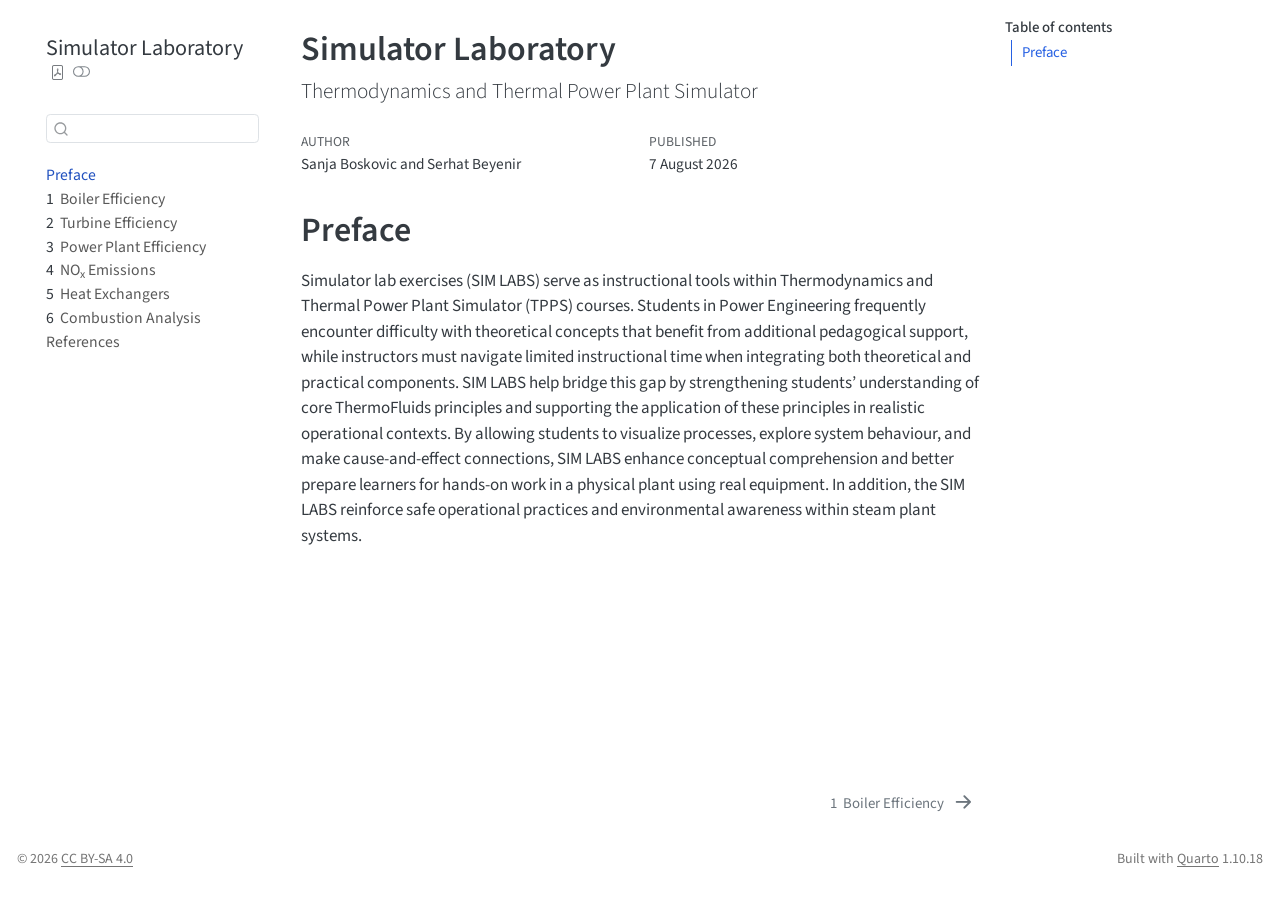
<file: docs/index.html>
<!DOCTYPE html>
<html xmlns="http://www.w3.org/1999/xhtml" lang="en" xml:lang="en"><head>

<meta charset="utf-8">
<meta name="generator" content="quarto-1.10.18">

<meta name="viewport" content="width=device-width, initial-scale=1.0, user-scalable=yes">

<meta name="author" content="Sanja Boskovic and Serhat Beyenir">
<meta name="dcterms.date" content="2026-08-07">

<title>Simulator Laboratory</title>
<style>
/* Default styles provided by pandoc.
** See https://pandoc.org/MANUAL.html#variables-for-html for config info.
*/
span.smallcaps{font-variant: small-caps;}
div.columns{display: flex; gap: 1.5em;}
div.column{flex: auto;}
@media screen {
div.columns{gap: min(4vw, 1.5em);}
div.column{overflow-x: auto;}
}
div.hanging-indent{margin-left: 1.5em; text-indent: -1.5em;}
ul.task-list{list-style: none;}
ul.task-list li input[type="checkbox"] {
  width: 0.8em;
  margin: 0 0.8em 0.2em -1em; /* quarto-specific, see https://github.com/quarto-dev/quarto-cli/issues/4556 */ 
  vertical-align: middle;
}
</style>


<script src="site_libs/quarto-nav/quarto-nav.js"></script>
<script src="site_libs/quarto-nav/headroom.min.js"></script>
<script src="site_libs/clipboard/clipboard.min.js"></script>
<script src="site_libs/quarto-search/autocomplete.umd.js"></script>
<script src="site_libs/quarto-search/fuse.min.js"></script>
<script src="site_libs/quarto-search/quarto-search.js"></script>
<meta name="quarto:offset" content="./">
<link href="./boiler_efficiency.html" rel="next">
<script src="site_libs/quarto-html/quarto.js" type="module"></script>
<script src="site_libs/quarto-html/tabsets/tabsets.js" type="module"></script>
<script src="site_libs/quarto-html/popper.min.js"></script>
<script src="site_libs/quarto-html/tippy.umd.min.js"></script>
<script src="site_libs/quarto-html/anchor.min.js"></script>
<link href="site_libs/quarto-html/tippy.css" rel="stylesheet">
<link href="site_libs/quarto-html/quarto-syntax-highlighting-64a204ab8560d761af7679ceaba22944.css" rel="stylesheet" class="quarto-color-scheme" id="quarto-text-highlighting-styles">
<link href="site_libs/quarto-html/quarto-syntax-highlighting-dark-b85bc7c33db8c58e0ec93c3465666fed.css" rel="stylesheet" class="quarto-color-scheme quarto-color-alternate" id="quarto-text-highlighting-styles">
<link href="site_libs/quarto-html/quarto-syntax-highlighting-64a204ab8560d761af7679ceaba22944.css" rel="stylesheet" class="quarto-color-scheme-extra" id="quarto-text-highlighting-styles">
<script src="site_libs/bootstrap/bootstrap.min.js"></script>
<link href="site_libs/bootstrap/bootstrap-icons.css" rel="stylesheet">
<link href="site_libs/bootstrap/bootstrap-631496449bf32ff9b0bb69a6bfd9195d.min.css" rel="stylesheet" append-hash="true" class="quarto-color-scheme" id="quarto-bootstrap" data-mode="light">
<link href="site_libs/bootstrap/bootstrap-dark-e7871c58120c2b4eb308934317126161.min.css" rel="stylesheet" append-hash="true" class="quarto-color-scheme quarto-color-alternate" id="quarto-bootstrap" data-mode="dark">
<link href="site_libs/bootstrap/bootstrap-631496449bf32ff9b0bb69a6bfd9195d.min.css" rel="stylesheet" append-hash="true" class="quarto-color-scheme-extra" id="quarto-bootstrap" data-mode="light">
<script id="quarto-search-options" type="application/json">{
  "location": "sidebar",
  "copy-button": false,
  "collapse-after": 3,
  "panel-placement": "start",
  "type": "textbox",
  "limit": 50,
  "keyboard-shortcut": [
    "f",
    "/",
    "s"
  ],
  "show-item-context": false,
  "language": {
    "search-no-results-text": "No results",
    "search-matching-documents-text": "matching documents",
    "search-copy-link-title": "Copy link to search",
    "search-hide-matches-text": "Hide additional matches",
    "search-more-match-text": "more match in this document",
    "search-more-matches-text": "more matches in this document",
    "search-clear-button-title": "Clear",
    "search-text-placeholder": "",
    "search-detached-cancel-button-title": "Cancel",
    "search-submit-button-title": "Submit",
    "search-label": "Search"
  }
}</script>


</head>

<body class="nav-sidebar floating quarto-light"><script id="quarto-html-before-body" type="application/javascript">
    const toggleBodyColorMode = (bsSheetEl) => {
      const mode = bsSheetEl.getAttribute("data-mode");
      const bodyEl = window.document.querySelector("body");
      if (mode === "dark") {
        bodyEl.classList.add("quarto-dark");
        bodyEl.classList.remove("quarto-light");
      } else {
        bodyEl.classList.add("quarto-light");
        bodyEl.classList.remove("quarto-dark");
      }
    }
    const toggleBodyColorPrimary = () => {
      const bsSheetEl = window.document.querySelector("link#quarto-bootstrap:not([rel=disabled-stylesheet])");
      if (bsSheetEl) {
        toggleBodyColorMode(bsSheetEl);
      }
    }
    const setColorSchemeToggle = (alternate) => {
      const toggles = window.document.querySelectorAll('.quarto-color-scheme-toggle');
      for (let i=0; i < toggles.length; i++) {
        const toggle = toggles[i];
        if (toggle) {
          if (alternate) {
            toggle.classList.add("alternate");
          } else {
            toggle.classList.remove("alternate");
          }
        }
      }
    };
    const toggleColorMode = (alternate) => {
      // Switch the stylesheets
      const primaryStylesheets = window.document.querySelectorAll('link.quarto-color-scheme:not(.quarto-color-alternate)');
      const alternateStylesheets = window.document.querySelectorAll('link.quarto-color-scheme.quarto-color-alternate');
      manageTransitions('#quarto-margin-sidebar .nav-link', false);
      if (alternate) {
        // note: dark is layered on light, we don't disable primary!
        enableStylesheet(alternateStylesheets);
        for (const sheetNode of alternateStylesheets) {
          if (sheetNode.id === "quarto-bootstrap") {
            toggleBodyColorMode(sheetNode);
          }
        }
      } else {
        disableStylesheet(alternateStylesheets);
        enableStylesheet(primaryStylesheets)
        toggleBodyColorPrimary();
      }
      manageTransitions('#quarto-margin-sidebar .nav-link', true);
      // Switch the toggles
      setColorSchemeToggle(alternate)
      // Hack to workaround the fact that safari doesn't
      // properly recolor the scrollbar when toggling (#1455)
      if (navigator.userAgent.indexOf('Safari') > 0 && navigator.userAgent.indexOf('Chrome') == -1) {
        manageTransitions("body", false);
        window.scrollTo(0, 1);
        setTimeout(() => {
          window.scrollTo(0, 0);
          manageTransitions("body", true);
        }, 40);
      }
    }
    const disableStylesheet = (stylesheets) => {
      for (let i=0; i < stylesheets.length; i++) {
        const stylesheet = stylesheets[i];
        stylesheet.rel = 'disabled-stylesheet';
      }
    }
    const enableStylesheet = (stylesheets) => {
      for (let i=0; i < stylesheets.length; i++) {
        const stylesheet = stylesheets[i];
        if(stylesheet.rel !== 'stylesheet') { // for Chrome, which will still FOUC without this check
          stylesheet.rel = 'stylesheet';
        }
      }
    }
    const manageTransitions = (selector, allowTransitions) => {
      const els = window.document.querySelectorAll(selector);
      for (let i=0; i < els.length; i++) {
        const el = els[i];
        if (allowTransitions) {
          el.classList.remove('notransition');
        } else {
          el.classList.add('notransition');
        }
      }
    }
    const isFileUrl = () => {
      return window.location.protocol === 'file:';
    }
    const hasAlternateSentinel = () => {
      let styleSentinel = getColorSchemeSentinel();
      if (styleSentinel !== null) {
        return styleSentinel === "alternate";
      } else {
        return false;
      }
    }
    const setStyleSentinel = (alternate) => {
      const value = alternate ? "alternate" : "default";
      if (!isFileUrl()) {
        window.localStorage.setItem("quarto-color-scheme", value);
      } else {
        localAlternateSentinel = value;
      }
    }
    const getColorSchemeSentinel = () => {
      if (!isFileUrl()) {
        const storageValue = window.localStorage.getItem("quarto-color-scheme");
        return storageValue != null ? storageValue : localAlternateSentinel;
      } else {
        return localAlternateSentinel;
      }
    }
    const toggleGiscusIfUsed = (isAlternate, darkModeDefault) => {
      const baseTheme = document.querySelector('#giscus-base-theme')?.value ?? 'light';
      const alternateTheme = document.querySelector('#giscus-alt-theme')?.value ?? 'dark';
      let newTheme = '';
      if(authorPrefersDark) {
        newTheme = isAlternate ? baseTheme : alternateTheme;
      } else {
        newTheme = isAlternate ? alternateTheme : baseTheme;
      }
      const changeGiscusTheme = () => {
        // From: https://github.com/giscus/giscus/issues/336
        const sendMessage = (message) => {
          const iframe = document.querySelector('iframe.giscus-frame');
          if (!iframe) return;
          iframe.contentWindow.postMessage({ giscus: message }, 'https://giscus.app');
        }
        sendMessage({
          setConfig: {
            theme: newTheme
          }
        });
      }
      const isGiscussLoaded = window.document.querySelector('iframe.giscus-frame') !== null;
      if (isGiscussLoaded) {
        changeGiscusTheme();
      }
    };
    const authorPrefersDark = false;
    const darkModeDefault = authorPrefersDark;
      document.querySelector('link#quarto-text-highlighting-styles.quarto-color-scheme-extra').rel = 'disabled-stylesheet';
      document.querySelector('link#quarto-bootstrap.quarto-color-scheme-extra').rel = 'disabled-stylesheet';
    let localAlternateSentinel = darkModeDefault ? 'alternate' : 'default';
    // Dark / light mode switch
    window.quartoToggleColorScheme = () => {
      // Read the current dark / light value
      let toAlternate = !hasAlternateSentinel();
      toggleColorMode(toAlternate);
      setStyleSentinel(toAlternate);
      toggleGiscusIfUsed(toAlternate, darkModeDefault);
      window.dispatchEvent(new Event('resize'));
    };
    // Switch to dark mode if need be
    if (hasAlternateSentinel()) {
      toggleColorMode(true);
    } else {
      toggleColorMode(false);
    }
  </script>

<div id="quarto-search-results"></div>
  <header id="quarto-header" class="headroom fixed-top">
  <nav class="quarto-secondary-nav">
    <div class="container-fluid d-flex">
      <button type="button" class="quarto-btn-toggle btn" data-bs-toggle="collapse" role="button" data-bs-target=".quarto-sidebar-collapse-item" aria-controls="quarto-sidebar" aria-expanded="false" aria-label="Toggle sidebar navigation" onclick="if (window.quartoToggleHeadroom) { window.quartoToggleHeadroom(); }">
        <i class="bi bi-layout-text-sidebar-reverse"></i>
      </button>
        <nav class="quarto-page-breadcrumbs" aria-label="breadcrumb"><ol class="breadcrumb"><li class="breadcrumb-item"><a href="./index.html">Preface</a></li></ol></nav>
        <a class="flex-grow-1" role="navigation" data-bs-toggle="collapse" data-bs-target=".quarto-sidebar-collapse-item" aria-controls="quarto-sidebar" aria-expanded="false" aria-label="Toggle sidebar navigation" onclick="if (window.quartoToggleHeadroom) { window.quartoToggleHeadroom(); }">      
        </a>
      <button type="button" class="btn quarto-search-button" aria-label="Search" onclick="window.quartoOpenSearch();">
        <i class="bi bi-search"></i>
      </button>
    </div>
  </nav>
</header>
<!-- content -->
<div id="quarto-content" class="quarto-container page-columns page-rows-contents page-layout-article">
<!-- sidebar -->
  <nav id="quarto-sidebar" class="sidebar collapse collapse-horizontal quarto-sidebar-collapse-item sidebar-navigation floating overflow-auto">
    <div class="pt-lg-2 mt-2 text-left sidebar-header">
    <div class="sidebar-title mb-0 py-0">
      <a href="./">Simulator Laboratory</a> 
        <div class="sidebar-tools-main">
    <a href="./Simulator-Laboratory.pdf" title="Download PDF" class="quarto-navigation-tool px-1" aria-label="Download PDF"><i class="bi bi-file-pdf"></i></a>
  <a href="" class="quarto-color-scheme-toggle quarto-navigation-tool  px-1" onclick="window.quartoToggleColorScheme(); return false;" title="Toggle dark mode"><i class="bi"></i></a>
</div>
    </div>
      </div>
        <div class="mt-2 flex-shrink-0 align-items-center">
        <div class="sidebar-search">
        <div id="quarto-search" class="" title="Search"></div>
        </div>
        </div>
    <div class="sidebar-menu-container"> 
    <ul class="list-unstyled mt-1">
        <li class="sidebar-item">
  <div class="sidebar-item-container"> 
  <a href="./index.html" class="sidebar-item-text sidebar-link active">
 <span class="menu-text">Preface</span></a>
  </div>
</li>
        <li class="sidebar-item">
  <div class="sidebar-item-container"> 
  <a href="./boiler_efficiency.html" class="sidebar-item-text sidebar-link">
 <span class="menu-text"><span class="chapter-number">1</span>&nbsp; <span class="chapter-title">Boiler Efficiency</span></span></a>
  </div>
</li>
        <li class="sidebar-item">
  <div class="sidebar-item-container"> 
  <a href="./turbine_efficiency.html" class="sidebar-item-text sidebar-link">
 <span class="menu-text"><span class="chapter-number">2</span>&nbsp; <span class="chapter-title">Turbine Efficiency</span></span></a>
  </div>
</li>
        <li class="sidebar-item">
  <div class="sidebar-item-container"> 
  <a href="./power_plant_efficiency.html" class="sidebar-item-text sidebar-link">
 <span class="menu-text"><span class="chapter-number">3</span>&nbsp; <span class="chapter-title">Power Plant Efficiency</span></span></a>
  </div>
</li>
        <li class="sidebar-item">
  <div class="sidebar-item-container"> 
  <a href="./nox_emissions.html" class="sidebar-item-text sidebar-link">
 <span class="menu-text"><span class="chapter-number">4</span>&nbsp; <span class="chapter-title">NO<sub>x</sub> Emissions</span></span></a>
  </div>
</li>
        <li class="sidebar-item">
  <div class="sidebar-item-container"> 
  <a href="./heat_exchangers.html" class="sidebar-item-text sidebar-link">
 <span class="menu-text"><span class="chapter-number">5</span>&nbsp; <span class="chapter-title">Heat Exchangers</span></span></a>
  </div>
</li>
        <li class="sidebar-item">
  <div class="sidebar-item-container"> 
  <a href="./combustion_analysis.html" class="sidebar-item-text sidebar-link">
 <span class="menu-text"><span class="chapter-number">6</span>&nbsp; <span class="chapter-title">Combustion Analysis</span></span></a>
  </div>
</li>
        <li class="sidebar-item">
  <div class="sidebar-item-container"> 
  <a href="./references.html" class="sidebar-item-text sidebar-link">
 <span class="menu-text">References</span></a>
  </div>
</li>
    </ul>
    </div>
</nav>
<div id="quarto-sidebar-glass" class="quarto-sidebar-collapse-item" data-bs-toggle="collapse" data-bs-target=".quarto-sidebar-collapse-item"></div>
<!-- margin-sidebar -->
    <div id="quarto-margin-sidebar" class="sidebar margin-sidebar">
        <nav id="TOC" role="doc-toc" class="toc-active">
    <h2 id="toc-title">Table of contents</h2>
   
  <ul>
  <li><a href="#preface" id="toc-preface" class="nav-link active" data-scroll-target="#preface">Preface</a></li>
  </ul>
</nav>
    </div>
<!-- main -->
<main class="content" id="quarto-document-content">


<header id="title-block-header" class="quarto-title-block default">
<div class="quarto-title">
<h1 class="title">Simulator Laboratory</h1>
<p class="subtitle lead">Thermodynamics and Thermal Power Plant Simulator</p>
</div>



<div class="quarto-title-meta">

    <div>
    <div class="quarto-title-meta-heading">Author</div>
    <div class="quarto-title-meta-contents">
             <p>Sanja Boskovic and Serhat Beyenir </p>
          </div>
  </div>
    
    <div>
    <div class="quarto-title-meta-heading">Published</div>
    <div class="quarto-title-meta-contents">
      <p class="date">7 August 2026</p>
    </div>
  </div>
  
    
  </div>
  


</header>


<section id="preface" class="level1 unnumbered">
<h1 class="unnumbered">Preface</h1>
<p>Simulator lab exercises (SIM LABS) serve as instructional tools within Thermodynamics and Thermal Power Plant Simulator (TPPS) courses. Students in Power Engineering frequently encounter difficulty with theoretical concepts that benefit from additional pedagogical support, while instructors must navigate limited instructional time when integrating both theoretical and practical components. SIM LABS help bridge this gap by strengthening students’ understanding of core ThermoFluids principles and supporting the application of these principles in realistic operational contexts. By allowing students to visualize processes, explore system behaviour, and make cause‑and‑effect connections, SIM LABS enhance conceptual comprehension and better prepare learners for hands‑on work in a physical plant using real equipment. In addition, the SIM LABS reinforce safe operational practices and environmental awareness within steam plant systems.</p>


</section>

</main> <!-- /main -->
<script id="quarto-html-after-body" type="application/javascript">
  window.document.addEventListener("DOMContentLoaded", function (event) {
    // Ensure there is a toggle, if there isn't float one in the top right
    if (window.document.querySelector('.quarto-color-scheme-toggle') === null) {
      const a = window.document.createElement('a');
      a.classList.add('top-right');
      a.classList.add('quarto-color-scheme-toggle');
      a.href = "";
      a.onclick = function() { try { window.quartoToggleColorScheme(); } catch {} return false; };
      const i = window.document.createElement("i");
      i.classList.add('bi');
      a.appendChild(i);
      window.document.body.appendChild(a);
    }
    setColorSchemeToggle(hasAlternateSentinel())
    const icon = "";
    const anchorJS = new window.AnchorJS();
    anchorJS.options = {
      placement: 'right',
      icon: icon
    };
    anchorJS.add('.anchored');
    const isCodeAnnotation = (el) => {
      for (const clz of el.classList) {
        if (clz.startsWith('code-annotation-')) {                     
          return true;
        }
      }
      return false;
    }
    const onCopySuccess = function(e) {
      // button target
      const button = e.trigger;
      // don't keep focus
      button.blur();
      // flash "checked"
      button.classList.add('code-copy-button-checked');
      var currentTitle = button.getAttribute("title");
      button.setAttribute("title", "Copied!");
      let tooltip;
      if (window.bootstrap) {
        button.setAttribute("data-bs-toggle", "tooltip");
        button.setAttribute("data-bs-placement", "left");
        button.setAttribute("data-bs-title", "Copied!");
        tooltip = new bootstrap.Tooltip(button, 
          { trigger: "manual", 
            customClass: "code-copy-button-tooltip",
            offset: [0, -8]});
        tooltip.show();    
      }
      setTimeout(function() {
        if (tooltip) {
          tooltip.hide();
          button.removeAttribute("data-bs-title");
          button.removeAttribute("data-bs-toggle");
          button.removeAttribute("data-bs-placement");
        }
        button.setAttribute("title", currentTitle);
        button.classList.remove('code-copy-button-checked');
      }, 1000);
      // clear code selection
      e.clearSelection();
    }
    const getTextToCopy = function(trigger) {
      const outerScaffold = trigger.parentElement.cloneNode(true);
      const codeEl = outerScaffold.querySelector('code');
      for (const childEl of codeEl.children) {
        if (isCodeAnnotation(childEl)) {
          childEl.remove();
        }
      }
      return codeEl.innerText;
    }
    const clipboard = new window.ClipboardJS('.code-copy-button:not([data-in-quarto-modal])', {
      text: getTextToCopy
    });
    clipboard.on('success', onCopySuccess);
    if (window.document.getElementById('quarto-embedded-source-code-modal')) {
      const clipboardModal = new window.ClipboardJS('.code-copy-button[data-in-quarto-modal]', {
        text: getTextToCopy,
        container: window.document.getElementById('quarto-embedded-source-code-modal')
      });
      clipboardModal.on('success', onCopySuccess);
    }
      var localhostRegex = new RegExp(/^(?:http|https):\/\/localhost\:?[0-9]*\//);
      var mailtoRegex = new RegExp(/^mailto:/);
        var filterRegex = new RegExp('/' + window.location.host + '/');
      var isInternal = (href) => {
          return filterRegex.test(href) || localhostRegex.test(href) || mailtoRegex.test(href);
      }
      // Inspect non-navigation links and adorn them if external
     var links = window.document.querySelectorAll('a[href]:not(.nav-link):not(.navbar-brand):not(.toc-action):not(.sidebar-link):not(.sidebar-item-toggle):not(.pagination-link):not(.no-external):not([aria-hidden]):not(.dropdown-item):not(.quarto-navigation-tool):not(.about-link)');
      for (var i=0; i<links.length; i++) {
        const link = links[i];
        if (!isInternal(link.href)) {
          // undo the damage that might have been done by quarto-nav.js in the case of
          // links that we want to consider external
          if (link.dataset.originalHref !== undefined) {
            link.href = link.dataset.originalHref;
          }
        }
      }
    function tippyHover(el, contentFn, onTriggerFn, onUntriggerFn) {
      const config = {
        allowHTML: true,
        maxWidth: 500,
        delay: 100,
        arrow: false,
        appendTo: function(el) {
            return el.parentElement;
        },
        interactive: true,
        interactiveBorder: 10,
        theme: 'quarto',
        placement: 'bottom-start',
      };
      if (contentFn) {
        config.content = contentFn;
      }
      if (onTriggerFn) {
        config.onTrigger = onTriggerFn;
      }
      if (onUntriggerFn) {
        config.onUntrigger = onUntriggerFn;
      }
      window.tippy(el, config); 
    }
    const noterefs = window.document.querySelectorAll('a[role="doc-noteref"]');
    for (var i=0; i<noterefs.length; i++) {
      const ref = noterefs[i];
      tippyHover(ref, function() {
        // use id or data attribute instead here
        let href = ref.getAttribute('data-footnote-href') || ref.getAttribute('href');
        try { href = new URL(href).hash; } catch {}
        const id = href.replace(/^#\/?/, "");
        const note = window.document.getElementById(id);
        if (note) {
          return note.innerHTML;
        } else {
          return "";
        }
      });
    }
    const xrefs = window.document.querySelectorAll('a.quarto-xref');
    const processXRef = (id, note) => {
      // Strip column container classes
      const stripColumnClz = (el) => {
        el.classList.remove("page-full", "page-columns");
        if (el.children) {
          for (const child of el.children) {
            stripColumnClz(child);
          }
        }
      }
      stripColumnClz(note)
      if (id === null || id.startsWith('sec-')) {
        // Special case sections, only their first couple elements
        const container = document.createElement("div");
        if (note.children && note.children.length > 2) {
          container.appendChild(note.children[0].cloneNode(true));
          for (let i = 1; i < note.children.length; i++) {
            const child = note.children[i];
            if (child.tagName === "P" && child.innerText === "") {
              continue;
            } else {
              container.appendChild(child.cloneNode(true));
              break;
            }
          }
          if (window.Quarto?.typesetMath) {
            window.Quarto.typesetMath(container);
          }
          return container.innerHTML
        } else {
          if (window.Quarto?.typesetMath) {
            window.Quarto.typesetMath(note);
          }
          return note.innerHTML;
        }
      } else {
        // Remove any anchor links if they are present
        const anchorLink = note.querySelector('a.anchorjs-link');
        if (anchorLink) {
          anchorLink.remove();
        }
        if (window.Quarto?.typesetMath) {
          window.Quarto.typesetMath(note);
        }
        if (note.classList.contains("callout")) {
          return note.outerHTML;
        } else {
          return note.innerHTML;
        }
      }
    }
    for (var i=0; i<xrefs.length; i++) {
      const xref = xrefs[i];
      tippyHover(xref, undefined, function(instance) {
        instance.disable();
        let url = xref.getAttribute('href');
        let hash = undefined; 
        if (url.startsWith('#')) {
          hash = url;
        } else {
          try { hash = new URL(url).hash; } catch {}
        }
        if (hash) {
          const id = hash.replace(/^#\/?/, "");
          const note = window.document.getElementById(id);
          if (note !== null) {
            try {
              const html = processXRef(id, note.cloneNode(true));
              instance.setContent(html);
            } finally {
              instance.enable();
              instance.show();
            }
          } else {
            // See if we can fetch this
            fetch(url.split('#')[0])
            .then(res => res.text())
            .then(html => {
              const parser = new DOMParser();
              const htmlDoc = parser.parseFromString(html, "text/html");
              const note = htmlDoc.getElementById(id);
              if (note !== null) {
                const html = processXRef(id, note);
                instance.setContent(html);
              } 
            }).finally(() => {
              instance.enable();
              instance.show();
            });
          }
        } else {
          // See if we can fetch a full url (with no hash to target)
          // This is a special case and we should probably do some content thinning / targeting
          fetch(url)
          .then(res => res.text())
          .then(html => {
            const parser = new DOMParser();
            const htmlDoc = parser.parseFromString(html, "text/html");
            const note = htmlDoc.querySelector('main.content');
            if (note !== null) {
              // This should only happen for chapter cross references
              // (since there is no id in the URL)
              // remove the first header
              if (note.children.length > 0 && note.children[0].tagName === "HEADER") {
                note.children[0].remove();
              }
              const html = processXRef(null, note);
              instance.setContent(html);
            } 
          }).finally(() => {
            instance.enable();
            instance.show();
          });
        }
      }, function(instance) {
      });
    }
        let selectedAnnoteEl;
        const selectorForAnnotation = ( cell, annotation) => {
          let cellAttr = 'data-code-cell="' + cell + '"';
          let lineAttr = 'data-code-annotation="' +  annotation + '"';
          const selector = 'span[' + cellAttr + '][' + lineAttr + ']';
          return selector;
        }
        const selectCodeLines = (annoteEl) => {
          const doc = window.document;
          const targetCell = annoteEl.getAttribute("data-target-cell");
          const targetAnnotation = annoteEl.getAttribute("data-target-annotation");
          const annoteSpan = window.document.querySelector(selectorForAnnotation(targetCell, targetAnnotation));
          const lines = annoteSpan.getAttribute("data-code-lines").split(",");
          const lineIds = lines.map((line) => {
            return targetCell + "-" + line;
          })
          let top = null;
          let height = null;
          let parent = null;
          if (lineIds.length > 0) {
              //compute the position of the single el (top and bottom and make a div)
              const el = window.document.getElementById(lineIds[0]);
              top = el.offsetTop;
              height = el.offsetHeight;
              parent = el.parentElement.parentElement;
            if (lineIds.length > 1) {
              const lastEl = window.document.getElementById(lineIds[lineIds.length - 1]);
              const bottom = lastEl.offsetTop + lastEl.offsetHeight;
              height = bottom - top;
            }
            if (top !== null && height !== null && parent !== null) {
              // cook up a div (if necessary) and position it 
              let div = window.document.getElementById("code-annotation-line-highlight");
              if (div === null) {
                div = window.document.createElement("div");
                div.setAttribute("id", "code-annotation-line-highlight");
                div.style.position = 'absolute';
                parent.appendChild(div);
              }
              div.style.top = top - 2 + "px";
              div.style.height = height + 4 + "px";
              div.style.left = 0;
              let gutterDiv = window.document.getElementById("code-annotation-line-highlight-gutter");
              if (gutterDiv === null) {
                gutterDiv = window.document.createElement("div");
                gutterDiv.setAttribute("id", "code-annotation-line-highlight-gutter");
                gutterDiv.style.position = 'absolute';
                const codeCell = window.document.getElementById(targetCell);
                const gutter = codeCell.querySelector('.code-annotation-gutter');
                gutter.appendChild(gutterDiv);
              }
              gutterDiv.style.top = top - 2 + "px";
              gutterDiv.style.height = height + 4 + "px";
            }
            selectedAnnoteEl = annoteEl;
          }
        };
        const unselectCodeLines = () => {
          const elementsIds = ["code-annotation-line-highlight", "code-annotation-line-highlight-gutter"];
          elementsIds.forEach((elId) => {
            const div = window.document.getElementById(elId);
            if (div) {
              div.remove();
            }
          });
          selectedAnnoteEl = undefined;
        };
          // Handle positioning of the toggle
      window.addEventListener(
        "resize",
        throttle(() => {
          elRect = undefined;
          if (selectedAnnoteEl) {
            selectCodeLines(selectedAnnoteEl);
          }
        }, 10)
      );
      function throttle(fn, ms) {
      let throttle = false;
      let timer;
        return (...args) => {
          if(!throttle) { // first call gets through
              fn.apply(this, args);
              throttle = true;
          } else { // all the others get throttled
              if(timer) clearTimeout(timer); // cancel #2
              timer = setTimeout(() => {
                fn.apply(this, args);
                timer = throttle = false;
              }, ms);
          }
        };
      }
        // Attach click handler to the DT
        const annoteDls = window.document.querySelectorAll('dt[data-target-cell]');
        for (const annoteDlNode of annoteDls) {
          annoteDlNode.addEventListener('click', (event) => {
            const clickedEl = event.target;
            if (clickedEl !== selectedAnnoteEl) {
              unselectCodeLines();
              const activeEl = window.document.querySelector('dt[data-target-cell].code-annotation-active');
              if (activeEl) {
                activeEl.classList.remove('code-annotation-active');
              }
              selectCodeLines(clickedEl);
              clickedEl.classList.add('code-annotation-active');
            } else {
              // Unselect the line
              unselectCodeLines();
              clickedEl.classList.remove('code-annotation-active');
            }
          });
        }
    const findCites = (el) => {
      const parentEl = el.parentElement;
      if (parentEl) {
        const cites = parentEl.dataset.cites;
        if (cites) {
          return {
            el,
            cites: cites.split(' ')
          };
        } else {
          return findCites(el.parentElement)
        }
      } else {
        return undefined;
      }
    };
    var bibliorefs = window.document.querySelectorAll('a[role="doc-biblioref"]');
    for (var i=0; i<bibliorefs.length; i++) {
      const ref = bibliorefs[i];
      const citeInfo = findCites(ref);
      if (citeInfo) {
        tippyHover(citeInfo.el, function() {
          var popup = window.document.createElement('div');
          citeInfo.cites.forEach(function(cite) {
            var citeDiv = window.document.createElement('div');
            citeDiv.classList.add('hanging-indent');
            citeDiv.classList.add('csl-entry');
            var biblioDiv = window.document.getElementById('ref-' + cite);
            if (biblioDiv) {
              citeDiv.innerHTML = biblioDiv.innerHTML;
            }
            popup.appendChild(citeDiv);
          });
          return popup.innerHTML;
        });
      }
    }
  });
  </script>
<nav class="page-navigation">
  <div class="nav-page nav-page-previous">
  </div>
  <div class="nav-page nav-page-next">
      <a href="./boiler_efficiency.html" class="pagination-link" aria-label="Boiler Efficiency">
        <span class="nav-page-text"><span class="chapter-number">1</span>&nbsp; <span class="chapter-title">Boiler Efficiency</span></span> <i class="bi bi-arrow-right-short"></i>
      </a>
  </div>
</nav>
</div> <!-- /content -->
<footer class="footer">
  <div class="nav-footer">
    <div class="nav-footer-left">
<p>© 2026 <a href="https://creativecommons.org/licenses/by-sa/4.0/">CC BY-SA 4.0</a></p>
</div>   
    <div class="nav-footer-center">
      &nbsp;
    </div>
    <div class="nav-footer-right">
<p>Built with <a href="https://quarto.org">Quarto</a> 1.10.18</p>
</div>
  </div>
</footer>




</body></html>
</file>
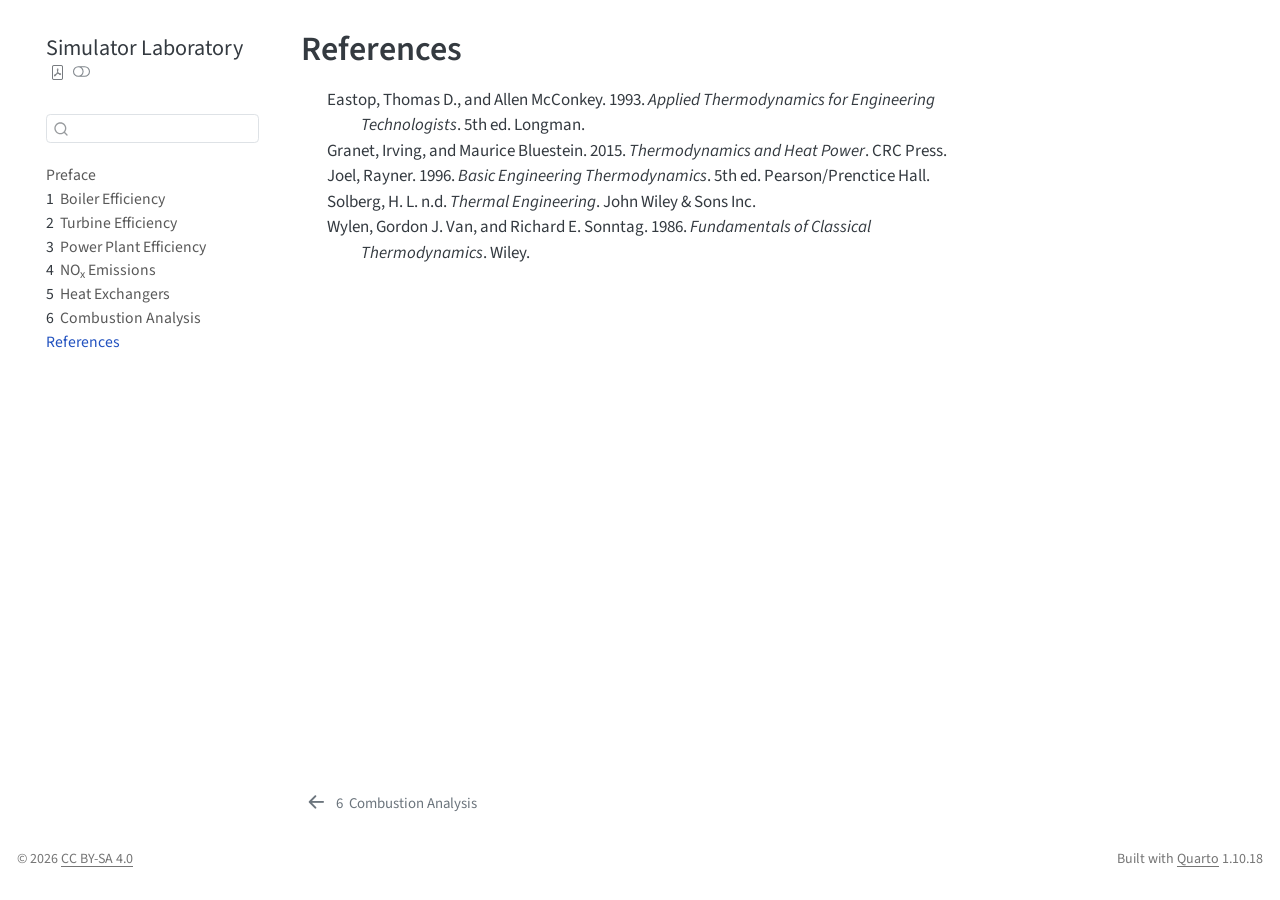
<file: docs/references.html>
<!DOCTYPE html>
<html xmlns="http://www.w3.org/1999/xhtml" lang="en" xml:lang="en"><head>

<meta charset="utf-8">
<meta name="generator" content="quarto-1.10.18">

<meta name="viewport" content="width=device-width, initial-scale=1.0, user-scalable=yes">


<title>References – Simulator Laboratory</title>
<style>
/* Default styles provided by pandoc.
** See https://pandoc.org/MANUAL.html#variables-for-html for config info.
*/
span.smallcaps{font-variant: small-caps;}
div.columns{display: flex; gap: 1.5em;}
div.column{flex: auto;}
@media screen {
div.columns{gap: min(4vw, 1.5em);}
div.column{overflow-x: auto;}
}
div.hanging-indent{margin-left: 1.5em; text-indent: -1.5em;}
ul.task-list{list-style: none;}
ul.task-list li input[type="checkbox"] {
  width: 0.8em;
  margin: 0 0.8em 0.2em -1em; /* quarto-specific, see https://github.com/quarto-dev/quarto-cli/issues/4556 */ 
  vertical-align: middle;
}
/* CSS for citations */
div.csl-bib-body { }
div.csl-entry {
  clear: both;
}
.hanging-indent div.csl-entry {
  margin-left:2em;
  text-indent:-2em;
}
div.csl-left-margin {
  min-width:2em;
  float:left;
}
div.csl-right-inline {
  margin-left:2em;
  padding-left:1em;
}
div.csl-indent {
  margin-left: 2em;
}</style>


<script src="site_libs/quarto-nav/quarto-nav.js"></script>
<script src="site_libs/quarto-nav/headroom.min.js"></script>
<script src="site_libs/clipboard/clipboard.min.js"></script>
<script src="site_libs/quarto-search/autocomplete.umd.js"></script>
<script src="site_libs/quarto-search/fuse.min.js"></script>
<script src="site_libs/quarto-search/quarto-search.js"></script>
<meta name="quarto:offset" content="./">
<link href="./combustion_analysis.html" rel="prev">
<script src="site_libs/quarto-html/quarto.js" type="module"></script>
<script src="site_libs/quarto-html/tabsets/tabsets.js" type="module"></script>
<script src="site_libs/quarto-html/popper.min.js"></script>
<script src="site_libs/quarto-html/tippy.umd.min.js"></script>
<script src="site_libs/quarto-html/anchor.min.js"></script>
<link href="site_libs/quarto-html/tippy.css" rel="stylesheet">
<link href="site_libs/quarto-html/quarto-syntax-highlighting-64a204ab8560d761af7679ceaba22944.css" rel="stylesheet" class="quarto-color-scheme" id="quarto-text-highlighting-styles">
<link href="site_libs/quarto-html/quarto-syntax-highlighting-dark-b85bc7c33db8c58e0ec93c3465666fed.css" rel="stylesheet" class="quarto-color-scheme quarto-color-alternate" id="quarto-text-highlighting-styles">
<link href="site_libs/quarto-html/quarto-syntax-highlighting-64a204ab8560d761af7679ceaba22944.css" rel="stylesheet" class="quarto-color-scheme-extra" id="quarto-text-highlighting-styles">
<script src="site_libs/bootstrap/bootstrap.min.js"></script>
<link href="site_libs/bootstrap/bootstrap-icons.css" rel="stylesheet">
<link href="site_libs/bootstrap/bootstrap-631496449bf32ff9b0bb69a6bfd9195d.min.css" rel="stylesheet" append-hash="true" class="quarto-color-scheme" id="quarto-bootstrap" data-mode="light">
<link href="site_libs/bootstrap/bootstrap-dark-e7871c58120c2b4eb308934317126161.min.css" rel="stylesheet" append-hash="true" class="quarto-color-scheme quarto-color-alternate" id="quarto-bootstrap" data-mode="dark">
<link href="site_libs/bootstrap/bootstrap-631496449bf32ff9b0bb69a6bfd9195d.min.css" rel="stylesheet" append-hash="true" class="quarto-color-scheme-extra" id="quarto-bootstrap" data-mode="light">
<script id="quarto-search-options" type="application/json">{
  "location": "sidebar",
  "copy-button": false,
  "collapse-after": 3,
  "panel-placement": "start",
  "type": "textbox",
  "limit": 50,
  "keyboard-shortcut": [
    "f",
    "/",
    "s"
  ],
  "show-item-context": false,
  "language": {
    "search-no-results-text": "No results",
    "search-matching-documents-text": "matching documents",
    "search-copy-link-title": "Copy link to search",
    "search-hide-matches-text": "Hide additional matches",
    "search-more-match-text": "more match in this document",
    "search-more-matches-text": "more matches in this document",
    "search-clear-button-title": "Clear",
    "search-text-placeholder": "",
    "search-detached-cancel-button-title": "Cancel",
    "search-submit-button-title": "Submit",
    "search-label": "Search"
  }
}</script>


</head>

<body class="nav-sidebar floating quarto-light"><script id="quarto-html-before-body" type="application/javascript">
    const toggleBodyColorMode = (bsSheetEl) => {
      const mode = bsSheetEl.getAttribute("data-mode");
      const bodyEl = window.document.querySelector("body");
      if (mode === "dark") {
        bodyEl.classList.add("quarto-dark");
        bodyEl.classList.remove("quarto-light");
      } else {
        bodyEl.classList.add("quarto-light");
        bodyEl.classList.remove("quarto-dark");
      }
    }
    const toggleBodyColorPrimary = () => {
      const bsSheetEl = window.document.querySelector("link#quarto-bootstrap:not([rel=disabled-stylesheet])");
      if (bsSheetEl) {
        toggleBodyColorMode(bsSheetEl);
      }
    }
    const setColorSchemeToggle = (alternate) => {
      const toggles = window.document.querySelectorAll('.quarto-color-scheme-toggle');
      for (let i=0; i < toggles.length; i++) {
        const toggle = toggles[i];
        if (toggle) {
          if (alternate) {
            toggle.classList.add("alternate");
          } else {
            toggle.classList.remove("alternate");
          }
        }
      }
    };
    const toggleColorMode = (alternate) => {
      // Switch the stylesheets
      const primaryStylesheets = window.document.querySelectorAll('link.quarto-color-scheme:not(.quarto-color-alternate)');
      const alternateStylesheets = window.document.querySelectorAll('link.quarto-color-scheme.quarto-color-alternate');
      manageTransitions('#quarto-margin-sidebar .nav-link', false);
      if (alternate) {
        // note: dark is layered on light, we don't disable primary!
        enableStylesheet(alternateStylesheets);
        for (const sheetNode of alternateStylesheets) {
          if (sheetNode.id === "quarto-bootstrap") {
            toggleBodyColorMode(sheetNode);
          }
        }
      } else {
        disableStylesheet(alternateStylesheets);
        enableStylesheet(primaryStylesheets)
        toggleBodyColorPrimary();
      }
      manageTransitions('#quarto-margin-sidebar .nav-link', true);
      // Switch the toggles
      setColorSchemeToggle(alternate)
      // Hack to workaround the fact that safari doesn't
      // properly recolor the scrollbar when toggling (#1455)
      if (navigator.userAgent.indexOf('Safari') > 0 && navigator.userAgent.indexOf('Chrome') == -1) {
        manageTransitions("body", false);
        window.scrollTo(0, 1);
        setTimeout(() => {
          window.scrollTo(0, 0);
          manageTransitions("body", true);
        }, 40);
      }
    }
    const disableStylesheet = (stylesheets) => {
      for (let i=0; i < stylesheets.length; i++) {
        const stylesheet = stylesheets[i];
        stylesheet.rel = 'disabled-stylesheet';
      }
    }
    const enableStylesheet = (stylesheets) => {
      for (let i=0; i < stylesheets.length; i++) {
        const stylesheet = stylesheets[i];
        if(stylesheet.rel !== 'stylesheet') { // for Chrome, which will still FOUC without this check
          stylesheet.rel = 'stylesheet';
        }
      }
    }
    const manageTransitions = (selector, allowTransitions) => {
      const els = window.document.querySelectorAll(selector);
      for (let i=0; i < els.length; i++) {
        const el = els[i];
        if (allowTransitions) {
          el.classList.remove('notransition');
        } else {
          el.classList.add('notransition');
        }
      }
    }
    const isFileUrl = () => {
      return window.location.protocol === 'file:';
    }
    const hasAlternateSentinel = () => {
      let styleSentinel = getColorSchemeSentinel();
      if (styleSentinel !== null) {
        return styleSentinel === "alternate";
      } else {
        return false;
      }
    }
    const setStyleSentinel = (alternate) => {
      const value = alternate ? "alternate" : "default";
      if (!isFileUrl()) {
        window.localStorage.setItem("quarto-color-scheme", value);
      } else {
        localAlternateSentinel = value;
      }
    }
    const getColorSchemeSentinel = () => {
      if (!isFileUrl()) {
        const storageValue = window.localStorage.getItem("quarto-color-scheme");
        return storageValue != null ? storageValue : localAlternateSentinel;
      } else {
        return localAlternateSentinel;
      }
    }
    const toggleGiscusIfUsed = (isAlternate, darkModeDefault) => {
      const baseTheme = document.querySelector('#giscus-base-theme')?.value ?? 'light';
      const alternateTheme = document.querySelector('#giscus-alt-theme')?.value ?? 'dark';
      let newTheme = '';
      if(authorPrefersDark) {
        newTheme = isAlternate ? baseTheme : alternateTheme;
      } else {
        newTheme = isAlternate ? alternateTheme : baseTheme;
      }
      const changeGiscusTheme = () => {
        // From: https://github.com/giscus/giscus/issues/336
        const sendMessage = (message) => {
          const iframe = document.querySelector('iframe.giscus-frame');
          if (!iframe) return;
          iframe.contentWindow.postMessage({ giscus: message }, 'https://giscus.app');
        }
        sendMessage({
          setConfig: {
            theme: newTheme
          }
        });
      }
      const isGiscussLoaded = window.document.querySelector('iframe.giscus-frame') !== null;
      if (isGiscussLoaded) {
        changeGiscusTheme();
      }
    };
    const authorPrefersDark = false;
    const darkModeDefault = authorPrefersDark;
      document.querySelector('link#quarto-text-highlighting-styles.quarto-color-scheme-extra').rel = 'disabled-stylesheet';
      document.querySelector('link#quarto-bootstrap.quarto-color-scheme-extra').rel = 'disabled-stylesheet';
    let localAlternateSentinel = darkModeDefault ? 'alternate' : 'default';
    // Dark / light mode switch
    window.quartoToggleColorScheme = () => {
      // Read the current dark / light value
      let toAlternate = !hasAlternateSentinel();
      toggleColorMode(toAlternate);
      setStyleSentinel(toAlternate);
      toggleGiscusIfUsed(toAlternate, darkModeDefault);
      window.dispatchEvent(new Event('resize'));
    };
    // Switch to dark mode if need be
    if (hasAlternateSentinel()) {
      toggleColorMode(true);
    } else {
      toggleColorMode(false);
    }
  </script>

<div id="quarto-search-results"></div>
  <header id="quarto-header" class="headroom fixed-top">
  <nav class="quarto-secondary-nav">
    <div class="container-fluid d-flex">
      <button type="button" class="quarto-btn-toggle btn" data-bs-toggle="collapse" role="button" data-bs-target=".quarto-sidebar-collapse-item" aria-controls="quarto-sidebar" aria-expanded="false" aria-label="Toggle sidebar navigation" onclick="if (window.quartoToggleHeadroom) { window.quartoToggleHeadroom(); }">
        <i class="bi bi-layout-text-sidebar-reverse"></i>
      </button>
        <nav class="quarto-page-breadcrumbs" aria-label="breadcrumb"><ol class="breadcrumb"><li class="breadcrumb-item"><a href="./references.html">References</a></li></ol></nav>
        <a class="flex-grow-1" role="navigation" data-bs-toggle="collapse" data-bs-target=".quarto-sidebar-collapse-item" aria-controls="quarto-sidebar" aria-expanded="false" aria-label="Toggle sidebar navigation" onclick="if (window.quartoToggleHeadroom) { window.quartoToggleHeadroom(); }">      
        </a>
      <button type="button" class="btn quarto-search-button" aria-label="Search" onclick="window.quartoOpenSearch();">
        <i class="bi bi-search"></i>
      </button>
    </div>
  </nav>
</header>
<!-- content -->
<div id="quarto-content" class="quarto-container page-columns page-rows-contents page-layout-article">
<!-- sidebar -->
  <nav id="quarto-sidebar" class="sidebar collapse collapse-horizontal quarto-sidebar-collapse-item sidebar-navigation floating overflow-auto">
    <div class="pt-lg-2 mt-2 text-left sidebar-header">
    <div class="sidebar-title mb-0 py-0">
      <a href="./">Simulator Laboratory</a> 
        <div class="sidebar-tools-main">
    <a href="./Simulator-Laboratory.pdf" title="Download PDF" class="quarto-navigation-tool px-1" aria-label="Download PDF"><i class="bi bi-file-pdf"></i></a>
  <a href="" class="quarto-color-scheme-toggle quarto-navigation-tool  px-1" onclick="window.quartoToggleColorScheme(); return false;" title="Toggle dark mode"><i class="bi"></i></a>
</div>
    </div>
      </div>
        <div class="mt-2 flex-shrink-0 align-items-center">
        <div class="sidebar-search">
        <div id="quarto-search" class="" title="Search"></div>
        </div>
        </div>
    <div class="sidebar-menu-container"> 
    <ul class="list-unstyled mt-1">
        <li class="sidebar-item">
  <div class="sidebar-item-container"> 
  <a href="./index.html" class="sidebar-item-text sidebar-link">
 <span class="menu-text">Preface</span></a>
  </div>
</li>
        <li class="sidebar-item">
  <div class="sidebar-item-container"> 
  <a href="./boiler_efficiency.html" class="sidebar-item-text sidebar-link">
 <span class="menu-text"><span class="chapter-number">1</span>&nbsp; <span class="chapter-title">Boiler Efficiency</span></span></a>
  </div>
</li>
        <li class="sidebar-item">
  <div class="sidebar-item-container"> 
  <a href="./turbine_efficiency.html" class="sidebar-item-text sidebar-link">
 <span class="menu-text"><span class="chapter-number">2</span>&nbsp; <span class="chapter-title">Turbine Efficiency</span></span></a>
  </div>
</li>
        <li class="sidebar-item">
  <div class="sidebar-item-container"> 
  <a href="./power_plant_efficiency.html" class="sidebar-item-text sidebar-link">
 <span class="menu-text"><span class="chapter-number">3</span>&nbsp; <span class="chapter-title">Power Plant Efficiency</span></span></a>
  </div>
</li>
        <li class="sidebar-item">
  <div class="sidebar-item-container"> 
  <a href="./nox_emissions.html" class="sidebar-item-text sidebar-link">
 <span class="menu-text"><span class="chapter-number">4</span>&nbsp; <span class="chapter-title">NO<sub>x</sub> Emissions</span></span></a>
  </div>
</li>
        <li class="sidebar-item">
  <div class="sidebar-item-container"> 
  <a href="./heat_exchangers.html" class="sidebar-item-text sidebar-link">
 <span class="menu-text"><span class="chapter-number">5</span>&nbsp; <span class="chapter-title">Heat Exchangers</span></span></a>
  </div>
</li>
        <li class="sidebar-item">
  <div class="sidebar-item-container"> 
  <a href="./combustion_analysis.html" class="sidebar-item-text sidebar-link">
 <span class="menu-text"><span class="chapter-number">6</span>&nbsp; <span class="chapter-title">Combustion Analysis</span></span></a>
  </div>
</li>
        <li class="sidebar-item">
  <div class="sidebar-item-container"> 
  <a href="./references.html" class="sidebar-item-text sidebar-link active">
 <span class="menu-text">References</span></a>
  </div>
</li>
    </ul>
    </div>
</nav>
<div id="quarto-sidebar-glass" class="quarto-sidebar-collapse-item" data-bs-toggle="collapse" data-bs-target=".quarto-sidebar-collapse-item"></div>
<!-- margin-sidebar -->
    <div id="quarto-margin-sidebar" class="sidebar margin-sidebar zindex-bottom">
        
    </div>
<!-- main -->
<main class="content" id="quarto-document-content">


<header id="title-block-header" class="quarto-title-block default">
<div class="quarto-title">
<h1 class="title">References</h1>
</div>



<div class="quarto-title-meta">

    
  
    
  </div>
  


</header>


<div id="refs" class="references csl-bib-body hanging-indent" role="list">
<div id="ref-eastop1993" class="csl-entry" role="listitem">
Eastop, Thomas D., and Allen McConkey. 1993. <em>Applied Thermodynamics
for Engineering Technologists</em>. 5th ed. Longman.
</div>
<div id="ref-granet2015" class="csl-entry" role="listitem">
Granet, Irving, and Maurice Bluestein. 2015. <em>Thermodynamics and Heat
Power</em>. CRC Press.
</div>
<div id="ref-joel1996" class="csl-entry" role="listitem">
Joel, Rayner. 1996. <em>Basic Engineering Thermodynamics</em>. 5th ed.
Pearson/Prenctice Hall.
</div>
<div id="ref-solberg" class="csl-entry" role="listitem">
Solberg, H. L. n.d. <em>Thermal Engineering</em>. John Wiley &amp; Sons
Inc.
</div>
<div id="ref-wylen1986" class="csl-entry" role="listitem">
Wylen, Gordon J. Van, and Richard E. Sonntag. 1986. <em>Fundamentals of
Classical Thermodynamics</em>. Wiley.
</div>
</div>



</main> <!-- /main -->
<script id="quarto-html-after-body" type="application/javascript">
  window.document.addEventListener("DOMContentLoaded", function (event) {
    // Ensure there is a toggle, if there isn't float one in the top right
    if (window.document.querySelector('.quarto-color-scheme-toggle') === null) {
      const a = window.document.createElement('a');
      a.classList.add('top-right');
      a.classList.add('quarto-color-scheme-toggle');
      a.href = "";
      a.onclick = function() { try { window.quartoToggleColorScheme(); } catch {} return false; };
      const i = window.document.createElement("i");
      i.classList.add('bi');
      a.appendChild(i);
      window.document.body.appendChild(a);
    }
    setColorSchemeToggle(hasAlternateSentinel())
    const icon = "";
    const anchorJS = new window.AnchorJS();
    anchorJS.options = {
      placement: 'right',
      icon: icon
    };
    anchorJS.add('.anchored');
    const isCodeAnnotation = (el) => {
      for (const clz of el.classList) {
        if (clz.startsWith('code-annotation-')) {                     
          return true;
        }
      }
      return false;
    }
    const onCopySuccess = function(e) {
      // button target
      const button = e.trigger;
      // don't keep focus
      button.blur();
      // flash "checked"
      button.classList.add('code-copy-button-checked');
      var currentTitle = button.getAttribute("title");
      button.setAttribute("title", "Copied!");
      let tooltip;
      if (window.bootstrap) {
        button.setAttribute("data-bs-toggle", "tooltip");
        button.setAttribute("data-bs-placement", "left");
        button.setAttribute("data-bs-title", "Copied!");
        tooltip = new bootstrap.Tooltip(button, 
          { trigger: "manual", 
            customClass: "code-copy-button-tooltip",
            offset: [0, -8]});
        tooltip.show();    
      }
      setTimeout(function() {
        if (tooltip) {
          tooltip.hide();
          button.removeAttribute("data-bs-title");
          button.removeAttribute("data-bs-toggle");
          button.removeAttribute("data-bs-placement");
        }
        button.setAttribute("title", currentTitle);
        button.classList.remove('code-copy-button-checked');
      }, 1000);
      // clear code selection
      e.clearSelection();
    }
    const getTextToCopy = function(trigger) {
      const outerScaffold = trigger.parentElement.cloneNode(true);
      const codeEl = outerScaffold.querySelector('code');
      for (const childEl of codeEl.children) {
        if (isCodeAnnotation(childEl)) {
          childEl.remove();
        }
      }
      return codeEl.innerText;
    }
    const clipboard = new window.ClipboardJS('.code-copy-button:not([data-in-quarto-modal])', {
      text: getTextToCopy
    });
    clipboard.on('success', onCopySuccess);
    if (window.document.getElementById('quarto-embedded-source-code-modal')) {
      const clipboardModal = new window.ClipboardJS('.code-copy-button[data-in-quarto-modal]', {
        text: getTextToCopy,
        container: window.document.getElementById('quarto-embedded-source-code-modal')
      });
      clipboardModal.on('success', onCopySuccess);
    }
      var localhostRegex = new RegExp(/^(?:http|https):\/\/localhost\:?[0-9]*\//);
      var mailtoRegex = new RegExp(/^mailto:/);
        var filterRegex = new RegExp('/' + window.location.host + '/');
      var isInternal = (href) => {
          return filterRegex.test(href) || localhostRegex.test(href) || mailtoRegex.test(href);
      }
      // Inspect non-navigation links and adorn them if external
     var links = window.document.querySelectorAll('a[href]:not(.nav-link):not(.navbar-brand):not(.toc-action):not(.sidebar-link):not(.sidebar-item-toggle):not(.pagination-link):not(.no-external):not([aria-hidden]):not(.dropdown-item):not(.quarto-navigation-tool):not(.about-link)');
      for (var i=0; i<links.length; i++) {
        const link = links[i];
        if (!isInternal(link.href)) {
          // undo the damage that might have been done by quarto-nav.js in the case of
          // links that we want to consider external
          if (link.dataset.originalHref !== undefined) {
            link.href = link.dataset.originalHref;
          }
        }
      }
    function tippyHover(el, contentFn, onTriggerFn, onUntriggerFn) {
      const config = {
        allowHTML: true,
        maxWidth: 500,
        delay: 100,
        arrow: false,
        appendTo: function(el) {
            return el.parentElement;
        },
        interactive: true,
        interactiveBorder: 10,
        theme: 'quarto',
        placement: 'bottom-start',
      };
      if (contentFn) {
        config.content = contentFn;
      }
      if (onTriggerFn) {
        config.onTrigger = onTriggerFn;
      }
      if (onUntriggerFn) {
        config.onUntrigger = onUntriggerFn;
      }
      window.tippy(el, config); 
    }
    const noterefs = window.document.querySelectorAll('a[role="doc-noteref"]');
    for (var i=0; i<noterefs.length; i++) {
      const ref = noterefs[i];
      tippyHover(ref, function() {
        // use id or data attribute instead here
        let href = ref.getAttribute('data-footnote-href') || ref.getAttribute('href');
        try { href = new URL(href).hash; } catch {}
        const id = href.replace(/^#\/?/, "");
        const note = window.document.getElementById(id);
        if (note) {
          return note.innerHTML;
        } else {
          return "";
        }
      });
    }
    const xrefs = window.document.querySelectorAll('a.quarto-xref');
    const processXRef = (id, note) => {
      // Strip column container classes
      const stripColumnClz = (el) => {
        el.classList.remove("page-full", "page-columns");
        if (el.children) {
          for (const child of el.children) {
            stripColumnClz(child);
          }
        }
      }
      stripColumnClz(note)
      if (id === null || id.startsWith('sec-')) {
        // Special case sections, only their first couple elements
        const container = document.createElement("div");
        if (note.children && note.children.length > 2) {
          container.appendChild(note.children[0].cloneNode(true));
          for (let i = 1; i < note.children.length; i++) {
            const child = note.children[i];
            if (child.tagName === "P" && child.innerText === "") {
              continue;
            } else {
              container.appendChild(child.cloneNode(true));
              break;
            }
          }
          if (window.Quarto?.typesetMath) {
            window.Quarto.typesetMath(container);
          }
          return container.innerHTML
        } else {
          if (window.Quarto?.typesetMath) {
            window.Quarto.typesetMath(note);
          }
          return note.innerHTML;
        }
      } else {
        // Remove any anchor links if they are present
        const anchorLink = note.querySelector('a.anchorjs-link');
        if (anchorLink) {
          anchorLink.remove();
        }
        if (window.Quarto?.typesetMath) {
          window.Quarto.typesetMath(note);
        }
        if (note.classList.contains("callout")) {
          return note.outerHTML;
        } else {
          return note.innerHTML;
        }
      }
    }
    for (var i=0; i<xrefs.length; i++) {
      const xref = xrefs[i];
      tippyHover(xref, undefined, function(instance) {
        instance.disable();
        let url = xref.getAttribute('href');
        let hash = undefined; 
        if (url.startsWith('#')) {
          hash = url;
        } else {
          try { hash = new URL(url).hash; } catch {}
        }
        if (hash) {
          const id = hash.replace(/^#\/?/, "");
          const note = window.document.getElementById(id);
          if (note !== null) {
            try {
              const html = processXRef(id, note.cloneNode(true));
              instance.setContent(html);
            } finally {
              instance.enable();
              instance.show();
            }
          } else {
            // See if we can fetch this
            fetch(url.split('#')[0])
            .then(res => res.text())
            .then(html => {
              const parser = new DOMParser();
              const htmlDoc = parser.parseFromString(html, "text/html");
              const note = htmlDoc.getElementById(id);
              if (note !== null) {
                const html = processXRef(id, note);
                instance.setContent(html);
              } 
            }).finally(() => {
              instance.enable();
              instance.show();
            });
          }
        } else {
          // See if we can fetch a full url (with no hash to target)
          // This is a special case and we should probably do some content thinning / targeting
          fetch(url)
          .then(res => res.text())
          .then(html => {
            const parser = new DOMParser();
            const htmlDoc = parser.parseFromString(html, "text/html");
            const note = htmlDoc.querySelector('main.content');
            if (note !== null) {
              // This should only happen for chapter cross references
              // (since there is no id in the URL)
              // remove the first header
              if (note.children.length > 0 && note.children[0].tagName === "HEADER") {
                note.children[0].remove();
              }
              const html = processXRef(null, note);
              instance.setContent(html);
            } 
          }).finally(() => {
            instance.enable();
            instance.show();
          });
        }
      }, function(instance) {
      });
    }
        let selectedAnnoteEl;
        const selectorForAnnotation = ( cell, annotation) => {
          let cellAttr = 'data-code-cell="' + cell + '"';
          let lineAttr = 'data-code-annotation="' +  annotation + '"';
          const selector = 'span[' + cellAttr + '][' + lineAttr + ']';
          return selector;
        }
        const selectCodeLines = (annoteEl) => {
          const doc = window.document;
          const targetCell = annoteEl.getAttribute("data-target-cell");
          const targetAnnotation = annoteEl.getAttribute("data-target-annotation");
          const annoteSpan = window.document.querySelector(selectorForAnnotation(targetCell, targetAnnotation));
          const lines = annoteSpan.getAttribute("data-code-lines").split(",");
          const lineIds = lines.map((line) => {
            return targetCell + "-" + line;
          })
          let top = null;
          let height = null;
          let parent = null;
          if (lineIds.length > 0) {
              //compute the position of the single el (top and bottom and make a div)
              const el = window.document.getElementById(lineIds[0]);
              top = el.offsetTop;
              height = el.offsetHeight;
              parent = el.parentElement.parentElement;
            if (lineIds.length > 1) {
              const lastEl = window.document.getElementById(lineIds[lineIds.length - 1]);
              const bottom = lastEl.offsetTop + lastEl.offsetHeight;
              height = bottom - top;
            }
            if (top !== null && height !== null && parent !== null) {
              // cook up a div (if necessary) and position it 
              let div = window.document.getElementById("code-annotation-line-highlight");
              if (div === null) {
                div = window.document.createElement("div");
                div.setAttribute("id", "code-annotation-line-highlight");
                div.style.position = 'absolute';
                parent.appendChild(div);
              }
              div.style.top = top - 2 + "px";
              div.style.height = height + 4 + "px";
              div.style.left = 0;
              let gutterDiv = window.document.getElementById("code-annotation-line-highlight-gutter");
              if (gutterDiv === null) {
                gutterDiv = window.document.createElement("div");
                gutterDiv.setAttribute("id", "code-annotation-line-highlight-gutter");
                gutterDiv.style.position = 'absolute';
                const codeCell = window.document.getElementById(targetCell);
                const gutter = codeCell.querySelector('.code-annotation-gutter');
                gutter.appendChild(gutterDiv);
              }
              gutterDiv.style.top = top - 2 + "px";
              gutterDiv.style.height = height + 4 + "px";
            }
            selectedAnnoteEl = annoteEl;
          }
        };
        const unselectCodeLines = () => {
          const elementsIds = ["code-annotation-line-highlight", "code-annotation-line-highlight-gutter"];
          elementsIds.forEach((elId) => {
            const div = window.document.getElementById(elId);
            if (div) {
              div.remove();
            }
          });
          selectedAnnoteEl = undefined;
        };
          // Handle positioning of the toggle
      window.addEventListener(
        "resize",
        throttle(() => {
          elRect = undefined;
          if (selectedAnnoteEl) {
            selectCodeLines(selectedAnnoteEl);
          }
        }, 10)
      );
      function throttle(fn, ms) {
      let throttle = false;
      let timer;
        return (...args) => {
          if(!throttle) { // first call gets through
              fn.apply(this, args);
              throttle = true;
          } else { // all the others get throttled
              if(timer) clearTimeout(timer); // cancel #2
              timer = setTimeout(() => {
                fn.apply(this, args);
                timer = throttle = false;
              }, ms);
          }
        };
      }
        // Attach click handler to the DT
        const annoteDls = window.document.querySelectorAll('dt[data-target-cell]');
        for (const annoteDlNode of annoteDls) {
          annoteDlNode.addEventListener('click', (event) => {
            const clickedEl = event.target;
            if (clickedEl !== selectedAnnoteEl) {
              unselectCodeLines();
              const activeEl = window.document.querySelector('dt[data-target-cell].code-annotation-active');
              if (activeEl) {
                activeEl.classList.remove('code-annotation-active');
              }
              selectCodeLines(clickedEl);
              clickedEl.classList.add('code-annotation-active');
            } else {
              // Unselect the line
              unselectCodeLines();
              clickedEl.classList.remove('code-annotation-active');
            }
          });
        }
    const findCites = (el) => {
      const parentEl = el.parentElement;
      if (parentEl) {
        const cites = parentEl.dataset.cites;
        if (cites) {
          return {
            el,
            cites: cites.split(' ')
          };
        } else {
          return findCites(el.parentElement)
        }
      } else {
        return undefined;
      }
    };
    var bibliorefs = window.document.querySelectorAll('a[role="doc-biblioref"]');
    for (var i=0; i<bibliorefs.length; i++) {
      const ref = bibliorefs[i];
      const citeInfo = findCites(ref);
      if (citeInfo) {
        tippyHover(citeInfo.el, function() {
          var popup = window.document.createElement('div');
          citeInfo.cites.forEach(function(cite) {
            var citeDiv = window.document.createElement('div');
            citeDiv.classList.add('hanging-indent');
            citeDiv.classList.add('csl-entry');
            var biblioDiv = window.document.getElementById('ref-' + cite);
            if (biblioDiv) {
              citeDiv.innerHTML = biblioDiv.innerHTML;
            }
            popup.appendChild(citeDiv);
          });
          return popup.innerHTML;
        });
      }
    }
  });
  </script>
<nav class="page-navigation">
  <div class="nav-page nav-page-previous">
      <a href="./combustion_analysis.html" class="pagination-link" aria-label="Combustion Analysis">
        <i class="bi bi-arrow-left-short"></i> <span class="nav-page-text"><span class="chapter-number">6</span>&nbsp; <span class="chapter-title">Combustion Analysis</span></span>
      </a>          
  </div>
  <div class="nav-page nav-page-next">
  </div>
</nav>
</div> <!-- /content -->
<footer class="footer">
  <div class="nav-footer">
    <div class="nav-footer-left">
<p>© 2026 <a href="https://creativecommons.org/licenses/by-sa/4.0/">CC BY-SA 4.0</a></p>
</div>   
    <div class="nav-footer-center">
      &nbsp;
    </div>
    <div class="nav-footer-right">
<p>Built with <a href="https://quarto.org">Quarto</a> 1.10.18</p>
</div>
  </div>
</footer>




</body></html>
</file>
<file: docs/site_libs/quarto-html/tippy.css>
.tippy-box[data-animation=fade][data-state=hidden]{opacity:0}[data-tippy-root]{max-width:calc(100vw - 10px)}.tippy-box{position:relative;background-color:#333;color:#fff;border-radius:4px;font-size:14px;line-height:1.4;white-space:normal;outline:0;transition-property:transform,visibility,opacity}.tippy-box[data-placement^=top]>.tippy-arrow{bottom:0}.tippy-box[data-placement^=top]>.tippy-arrow:before{bottom:-7px;left:0;border-width:8px 8px 0;border-top-color:initial;transform-origin:center top}.tippy-box[data-placement^=bottom]>.tippy-arrow{top:0}.tippy-box[data-placement^=bottom]>.tippy-arrow:before{top:-7px;left:0;border-width:0 8px 8px;border-bottom-color:initial;transform-origin:center bottom}.tippy-box[data-placement^=left]>.tippy-arrow{right:0}.tippy-box[data-placement^=left]>.tippy-arrow:before{border-width:8px 0 8px 8px;border-left-color:initial;right:-7px;transform-origin:center left}.tippy-box[data-placement^=right]>.tippy-arrow{left:0}.tippy-box[data-placement^=right]>.tippy-arrow:before{left:-7px;border-width:8px 8px 8px 0;border-right-color:initial;transform-origin:center right}.tippy-box[data-inertia][data-state=visible]{transition-timing-function:cubic-bezier(.54,1.5,.38,1.11)}.tippy-arrow{width:16px;height:16px;color:#333}.tippy-arrow:before{content:"";position:absolute;border-color:transparent;border-style:solid}.tippy-content{position:relative;padding:5px 9px;z-index:1}
</file>
<file: docs/site_libs/quarto-html/quarto-syntax-highlighting-64a204ab8560d761af7679ceaba22944.css>
/* quarto syntax highlight colors */
:root {
  --quarto-hl-ot-color: #003B4F;
  --quarto-hl-at-color: #657422;
  --quarto-hl-ss-color: #20794D;
  --quarto-hl-an-color: #5E5E5E;
  --quarto-hl-fu-color: #4758AB;
  --quarto-hl-st-color: #20794D;
  --quarto-hl-cf-color: #003B4F;
  --quarto-hl-op-color: #5E5E5E;
  --quarto-hl-er-color: #AD0000;
  --quarto-hl-bn-color: #AD0000;
  --quarto-hl-al-color: #AD0000;
  --quarto-hl-va-color: #111111;
  --quarto-hl-bu-color: inherit;
  --quarto-hl-ex-color: inherit;
  --quarto-hl-pp-color: #AD0000;
  --quarto-hl-in-color: #5E5E5E;
  --quarto-hl-vs-color: #20794D;
  --quarto-hl-wa-color: #5E5E5E;
  --quarto-hl-do-color: #5E5E5E;
  --quarto-hl-im-color: #00769E;
  --quarto-hl-ch-color: #20794D;
  --quarto-hl-dt-color: #AD0000;
  --quarto-hl-fl-color: #AD0000;
  --quarto-hl-co-color: #5E5E5E;
  --quarto-hl-cv-color: #5E5E5E;
  --quarto-hl-cn-color: #8f5902;
  --quarto-hl-sc-color: #5E5E5E;
  --quarto-hl-dv-color: #AD0000;
  --quarto-hl-kw-color: #003B4F;
}

/* other quarto variables */
:root {
  --quarto-font-monospace: SFMono-Regular, Menlo, Monaco, Consolas, "Liberation Mono", "Courier New", monospace;
}

/* syntax highlight based on Pandoc's rules */
pre > code.sourceCode > span {
  color: #003B4F;
}

code.sourceCode > span {
  color: #003B4F;
}

div.sourceCode,
div.sourceCode pre.sourceCode {
  color: #003B4F;
}

/* Normal */
code span {
  color: #003B4F;
}

/* Alert */
code span.al {
  color: #AD0000;
  font-style: inherit;
}

/* Annotation */
code span.an {
  color: #5E5E5E;
  font-style: inherit;
}

/* Attribute */
code span.at {
  color: #657422;
  font-style: inherit;
}

/* BaseN */
code span.bn {
  color: #AD0000;
  font-style: inherit;
}

/* BuiltIn */
code span.bu {
  font-style: inherit;
}

/* ControlFlow */
code span.cf {
  color: #003B4F;
  font-weight: bold;
  font-style: inherit;
}

/* Char */
code span.ch {
  color: #20794D;
  font-style: inherit;
}

/* Constant */
code span.cn {
  color: #8f5902;
  font-style: inherit;
}

/* Comment */
code span.co {
  color: #5E5E5E;
  font-style: inherit;
}

/* CommentVar */
code span.cv {
  color: #5E5E5E;
  font-style: italic;
}

/* Documentation */
code span.do {
  color: #5E5E5E;
  font-style: italic;
}

/* DataType */
code span.dt {
  color: #AD0000;
  font-style: inherit;
}

/* DecVal */
code span.dv {
  color: #AD0000;
  font-style: inherit;
}

/* Error */
code span.er {
  color: #AD0000;
  font-style: inherit;
}

/* Extension */
code span.ex {
  font-style: inherit;
}

/* Float */
code span.fl {
  color: #AD0000;
  font-style: inherit;
}

/* Function */
code span.fu {
  color: #4758AB;
  font-style: inherit;
}

/* Import */
code span.im {
  color: #00769E;
  font-style: inherit;
}

/* Information */
code span.in {
  color: #5E5E5E;
  font-style: inherit;
}

/* Keyword */
code span.kw {
  color: #003B4F;
  font-weight: bold;
  font-style: inherit;
}

/* Operator */
code span.op {
  color: #5E5E5E;
  font-style: inherit;
}

/* Other */
code span.ot {
  color: #003B4F;
  font-style: inherit;
}

/* Preprocessor */
code span.pp {
  color: #AD0000;
  font-style: inherit;
}

/* SpecialChar */
code span.sc {
  color: #5E5E5E;
  font-style: inherit;
}

/* SpecialString */
code span.ss {
  color: #20794D;
  font-style: inherit;
}

/* String */
code span.st {
  color: #20794D;
  font-style: inherit;
}

/* Variable */
code span.va {
  color: #111111;
  font-style: inherit;
}

/* VerbatimString */
code span.vs {
  color: #20794D;
  font-style: inherit;
}

/* Warning */
code span.wa {
  color: #5E5E5E;
  font-style: italic;
}

.prevent-inlining {
  content: "</";
}

/*# sourceMappingURL=9d8d5bb603a83b8298b89080a598c93b.css.map */
</file>
<file: docs/site_libs/quarto-html/quarto-syntax-highlighting-dark-b85bc7c33db8c58e0ec93c3465666fed.css>
/* quarto syntax highlight colors */
:root {
  --quarto-hl-al-color: #f07178;
  --quarto-hl-an-color: #d4d0ab;
  --quarto-hl-at-color: #00e0e0;
  --quarto-hl-bn-color: #d4d0ab;
  --quarto-hl-bu-color: #abe338;
  --quarto-hl-ch-color: #abe338;
  --quarto-hl-co-color: #f8f8f2;
  --quarto-hl-cv-color: #ffd700;
  --quarto-hl-cn-color: #ffd700;
  --quarto-hl-cf-color: #ffa07a;
  --quarto-hl-dt-color: #ffa07a;
  --quarto-hl-dv-color: #d4d0ab;
  --quarto-hl-do-color: #f8f8f2;
  --quarto-hl-er-color: #f07178;
  --quarto-hl-ex-color: #00e0e0;
  --quarto-hl-fl-color: #d4d0ab;
  --quarto-hl-fu-color: #ffa07a;
  --quarto-hl-im-color: #abe338;
  --quarto-hl-in-color: #d4d0ab;
  --quarto-hl-kw-color: #ffa07a;
  --quarto-hl-op-color: #ffa07a;
  --quarto-hl-ot-color: #00e0e0;
  --quarto-hl-pp-color: #dcc6e0;
  --quarto-hl-re-color: #00e0e0;
  --quarto-hl-sc-color: #abe338;
  --quarto-hl-ss-color: #abe338;
  --quarto-hl-st-color: #abe338;
  --quarto-hl-va-color: #00e0e0;
  --quarto-hl-vs-color: #abe338;
  --quarto-hl-wa-color: #dcc6e0;
}

/* other quarto variables */
:root {
  --quarto-font-monospace: SFMono-Regular, Menlo, Monaco, Consolas, "Liberation Mono", "Courier New", monospace;
}

/* syntax highlight based on Pandoc's rules */
pre > code.sourceCode > span {
  color: #f8f8f2;
}

code.sourceCode > span {
  color: #f8f8f2;
}

div.sourceCode,
div.sourceCode pre.sourceCode {
  color: #f8f8f2;
}

/* Normal */
code span {
  color: #f8f8f2;
}

/* Alert */
code span.al {
  color: #f07178;
}

/* Annotation */
code span.an {
  color: #d4d0ab;
}

/* Attribute */
code span.at {
  color: #00e0e0;
}

/* BaseN */
code span.bn {
  color: #d4d0ab;
}

/* BuiltIn */
code span.bu {
  color: #abe338;
}

/* ControlFlow */
code span.cf {
  font-weight: bold;
  color: #ffa07a;
}

/* Char */
code span.ch {
  color: #abe338;
}

/* Constant */
code span.cn {
  color: #ffd700;
}

/* Comment */
code span.co {
  font-style: italic;
  color: #f8f8f2;
}

/* CommentVar */
code span.cv {
  color: #ffd700;
}

/* Documentation */
code span.do {
  color: #f8f8f2;
}

/* DataType */
code span.dt {
  color: #ffa07a;
}

/* DecVal */
code span.dv {
  color: #d4d0ab;
}

/* Error */
code span.er {
  color: #f07178;
  text-decoration: underline;
}

/* Extension */
code span.ex {
  font-weight: bold;
  color: #00e0e0;
}

/* Float */
code span.fl {
  color: #d4d0ab;
}

/* Function */
code span.fu {
  color: #ffa07a;
}

/* Import */
code span.im {
  color: #abe338;
}

/* Information */
code span.in {
  color: #d4d0ab;
}

/* Keyword */
code span.kw {
  font-weight: bold;
  color: #ffa07a;
}

/* Operator */
code span.op {
  color: #ffa07a;
}

/* Other */
code span.ot {
  color: #00e0e0;
}

/* Preprocessor */
code span.pp {
  color: #dcc6e0;
}

/* RegionMarker */
code span.re {
  background-color: #f8f8f2;
  color: #00e0e0;
}

/* SpecialChar */
code span.sc {
  color: #abe338;
}

/* SpecialString */
code span.ss {
  color: #abe338;
}

/* String */
code span.st {
  color: #abe338;
}

/* Variable */
code span.va {
  color: #00e0e0;
}

/* VerbatimString */
code span.vs {
  color: #abe338;
}

/* Warning */
code span.wa {
  color: #dcc6e0;
}

.prevent-inlining {
  content: "</";
}

/*# sourceMappingURL=4ed8f1090dec6531da29ab00902aa718.css.map */
</file>
